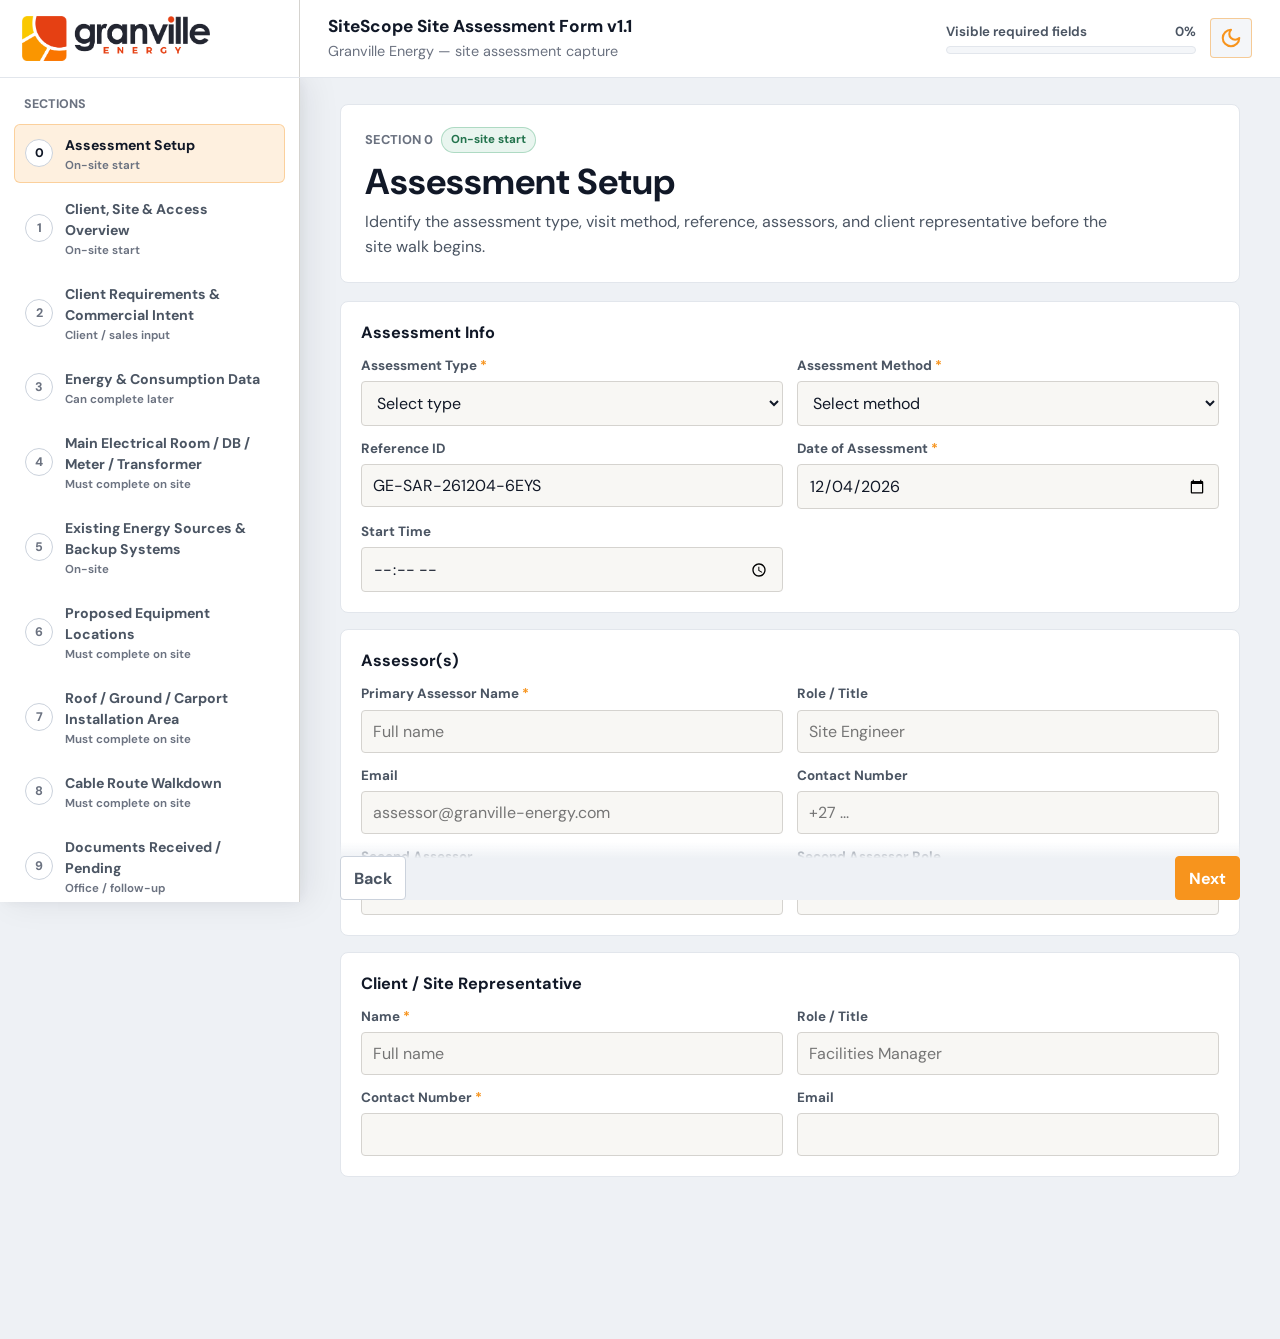
<file: index.html>
<!DOCTYPE html>
<html lang="en" data-theme="light">
<head>
  <meta charset="UTF-8">
  <meta name="viewport" content="width=device-width, initial-scale=1.0">
  <title>Granville Energy — SiteScope Site Assessment</title>
  <link rel="icon" href="img/icon.png" type="image/x-icon">
  <link href="https://fonts.googleapis.com/css2?family=DM+Sans:wght@400;500;600;700&display=swap" rel="stylesheet">
  <link rel="stylesheet" href="./style.css">
</head>
<body>
  <header class="topbar">
    <div class="brand">
      <img id="headerLogo" src="./img/logoblack.png" alt="Granville Energy" width="188" height="40" decoding="async">
    </div>
    <div class="top-actions">
      <div class="title-block">
        <h1>SiteScope Site Assessment Form v1.1</h1>
        <p>Granville Energy — site assessment capture</p>
      </div>
      <div class="topbar-tools">
        <div class="progress-wrap" aria-live="polite">
          <div class="progress-meta">
            <span>Visible required fields</span>
            <span id="progressText">0%</span>
          </div>
          <div class="progress-track"><div class="progress-bar" id="progressBar"></div></div>
        </div>
        <button type="button" class="theme-toggle" id="themeToggle" aria-label="Switch to dark mode">
          <svg class="theme-toggle-icon theme-toggle-moon" xmlns="http://www.w3.org/2000/svg" width="22" height="22" viewBox="0 0 24 24" fill="none" stroke="currentColor" stroke-width="2.25" stroke-linecap="round" stroke-linejoin="round" aria-hidden="true"><path d="M12 3a6 6 0 0 0 9 9 9 9 0 1 1-9-9Z"/></svg>
        </button>
      </div>
    </div>
  </header>

  <div class="app-shell">
    <aside>
      <div class="nav-label">Sections</div>
      <div id="nav"></div>
    </aside>

    <main>
      <form id="siteAssessmentForm" data-submit-endpoint="https://installer.granville-energy.com/api/site-assessments" novalidate>
        <div class="form-stage" id="sections"></div>
        <div class="sticky-actions">
          <button type="button" class="ghost-btn" id="prevBtn">Back</button>
          <button type="button" class="primary-btn" id="nextBtn">Next</button>
        </div>
      </form>
    </main>
  </div>

  <div class="toast" id="toast" role="status" aria-live="polite"></div>
  <div class="boot-error hidden" id="bootError" role="alert"></div>
  <div class="submit-loading hidden" id="submitLoading" role="dialog" aria-modal="true" aria-labelledby="submitLoadingTitle" aria-hidden="true">
    <div class="submit-loading-card">
      <h2 id="submitLoadingTitle">Submitting assessment</h2>
      <p class="submit-loading-message">Uploading form data and photos. Please keep this page open.</p>
      <div class="submit-loading-progress">
        <div class="submit-loading-meta">
          <span>Upload progress</span>
          <span id="submitLoadingText">0%</span>
        </div>
        <div class="progress-track submit-loading-track">
          <div class="progress-bar submit-loading-bar" id="submitLoadingBar"></div>
        </div>
      </div>
    </div>
  </div>
  <div class="submit-success hidden" id="submitSuccess" role="dialog" aria-modal="true" aria-labelledby="submitSuccessTitle">
    <div class="submit-success-card">
      <div class="submit-success-icon" aria-hidden="true">✓</div>
      <h2 id="submitSuccessTitle">Assessment submitted</h2>
      <p id="submitSuccessMessage">Your site assessment was sent to the server successfully.</p>
      <p class="submit-success-meta hidden" id="submitSuccessMeta"></p>
      <button type="button" class="primary-btn" id="submitSuccessDismiss">Done</button>
    </div>
  </div>
  <script src="./form-builder.js?v=1.1.3"></script>
  <script src="./script.js?v=1.1.3"></script>
  <script>
    function showBootError(message) {
      const el = document.getElementById('bootError');
      if (!el) return;
      el.textContent = message;
      el.classList.remove('hidden');
    }

    function bootSiteAssessment() {
      try {
        if (typeof window.renderSiteForm !== 'function') {
          showBootError('Form could not load (form-builder.js). Hard-refresh the page (Ctrl+F5).');
          return;
        }
        window.renderSiteForm();
        if (typeof window.initSiteAssessmentApp === 'function') {
          window.initSiteAssessmentApp();
        }
      } catch (error) {
        console.error(error);
        showBootError('Form failed to start: ' + (error && error.message ? error.message : 'Unknown error'));
      }
    }

    if (document.readyState === 'loading') {
      document.addEventListener('DOMContentLoaded', bootSiteAssessment);
    } else {
      bootSiteAssessment();
    }
  </script>
</body>
</html>
</file>
<file: style.css>
﻿:root {
  --accent: #f7941d;
  --accent-soft: rgba(247, 148, 29, 0.14);
  --page-bg: #eef1f5;
  --surface: #ffffff;
  --surface-muted: #f4f6f9;
  --form-bg: #f8f7f4;
  --border: #e2e6ec;
  --border-strong: #cbd2dc;
  --input-border: #d5d3cf;
  --text: #111827;
  --text-2: #4b5563;
  --muted: #6b7280;
  --success: #4caf7d;
  --danger: #e05252;
  --warning: #c47a12;
  --sidebar-w: 300px;
  --section-w: 900px;
}

* { box-sizing: border-box; }
html { scroll-behavior: smooth; }
body {
  margin: 0;
  min-height: 100vh;
  color: var(--text);
  background: var(--page-bg);
  font-family: "DM Sans", Inter, Arial, sans-serif;
  letter-spacing: 0;
}

button, input, select, textarea {
  font: inherit;
}

.topbar {
  position: sticky;
  top: 0;
  z-index: 30;
  display: grid;
  grid-template-columns: var(--sidebar-w) minmax(0, 1fr);
  min-height: 76px;
  background: var(--surface);
  border-bottom: 1px solid var(--border);
}

.brand {
  display: flex;
  align-items: center;
  padding: 16px 22px;
  border-right: 1px solid var(--input-border);
  background: #fff;
}

.brand img {
  display: block;
  width: 188px;
  max-width: 100%;
  height: auto;
}

.top-actions {
  display: flex;
  align-items: center;
  justify-content: space-between;
  gap: 18px;
  padding: 14px 28px;
}

.title-block h1 {
  margin: 0;
  font-size: 1.08rem;
  font-weight: 760;
  line-height: 1.2;
}

.title-block p {
  margin: 5px 0 0;
  color: var(--muted);
  font-size: 0.9rem;
}

.progress-wrap {
  min-width: 250px;
  max-width: 420px;
  flex: 1;
}

.progress-meta {
  display: flex;
  justify-content: space-between;
  gap: 12px;
  margin-bottom: 6px;
  color: var(--text-2);
  font-size: 0.83rem;
  font-weight: 650;
}

.progress-track {
  height: 8px;
  background: var(--surface-muted);
  border: 1px solid var(--border);
  border-radius: 999px;
  overflow: hidden;
}

.progress-bar {
  width: 0;
  height: 100%;
  background: var(--accent);
  transition: width 160ms ease;
}

.app-shell {
  display: grid;
  grid-template-columns: var(--sidebar-w) minmax(0, 1fr);
  min-height: calc(100vh - 76px);
}

aside {
  position: sticky;
  top: 76px;
  height: calc(100vh - 76px);
  overflow: auto;
  background: var(--surface);
  border-right: 1px solid var(--input-border);
  box-shadow: 8px 0 32px rgba(17, 24, 39, 0.08), 2px 0 12px rgba(17, 24, 39, 0.05);
  padding: 18px 14px 24px;
}

.nav-label {
  padding: 0 10px 12px;
  color: var(--muted);
  font-size: 0.78rem;
  font-weight: 760;
  text-transform: uppercase;
}

.step-link {
  width: 100%;
  display: grid;
  grid-template-columns: 30px minmax(0, 1fr);
  gap: 10px;
  align-items: center;
  min-height: 50px;
  margin: 0 0 5px;
  padding: 9px 10px;
  border: 1px solid transparent;
  border-radius: 6px;
  background: transparent;
  color: var(--text-2);
  text-align: left;
  cursor: pointer;
}

.step-link:hover,
.step-link.active {
  background: var(--accent-soft);
  border-color: rgba(247, 148, 29, 0.34);
  color: var(--text);
}

.step-num {
  display: inline-grid;
  place-items: center;
  width: 28px;
  height: 28px;
  border-radius: 999px;
  border: 1px solid var(--border-strong);
  background: #fff;
  color: var(--muted);
  font-size: 0.78rem;
  font-weight: 760;
}

.step-link.active .step-num {
  color: var(--text);
}

.step-title {
  font-size: 0.88rem;
  font-weight: 730;
  line-height: 1.25;
}

.step-tag {
  display: block;
  margin-top: 3px;
  color: var(--muted);
  font-size: 0.72rem;
  font-weight: 650;
}

main {
  padding: 26px 28px 80px;
}

.form-stage {
  max-width: var(--section-w);
  margin: 0 auto;
}

.section {
  display: none;
  animation: fade 140ms ease;
}

.section.active { display: block; }

@keyframes fade {
  from { opacity: 0; transform: translateY(4px); }
  to { opacity: 1; transform: translateY(0); }
}

.section-head {
  margin-bottom: 18px;
  padding: 22px 24px;
  background: var(--surface);
  border: 1px solid var(--border);
  border-radius: 8px;
}

.section-kicker {
  display: flex;
  flex-wrap: wrap;
  gap: 8px;
  align-items: center;
  margin-bottom: 10px;
  color: var(--muted);
  font-size: 0.8rem;
  font-weight: 760;
  text-transform: uppercase;
}

.section h2 {
  margin: 0;
  font-size: clamp(1.55rem, 4vw, 2.25rem);
  line-height: 1.05;
  letter-spacing: 0;
}

.section-head p {
  max-width: 68ch;
  margin: 10px 0 0;
  color: var(--text-2);
  line-height: 1.55;
}

.tag {
  display: inline-flex;
  align-items: center;
  width: fit-content;
  min-height: 26px;
  padding: 4px 9px;
  border: 1px solid var(--border-strong);
  border-radius: 999px;
  background: var(--surface-muted);
  color: var(--text-2);
  font-size: 0.72rem;
  font-weight: 760;
  text-transform: none;
  white-space: nowrap;
}

.tag.site { border-color: rgba(76, 175, 125, 0.38); background: rgba(76, 175, 125, 0.12); color: #23734d; }
.tag.later { border-color: rgba(17, 24, 39, 0.14); background: #fff; color: var(--muted); }
.tag.client { border-color: rgba(247, 148, 29, 0.38); background: var(--accent-soft); color: #8a4d07; }
.tag.risk { border-color: rgba(224, 82, 82, 0.32); background: rgba(224, 82, 82, 0.1); color: #9f3030; }

.subsection {
  margin-bottom: 16px;
  padding: 20px;
  background: var(--surface);
  border: 1px solid var(--border);
  border-radius: 8px;
}

.subsection h3 {
  margin: 0 0 14px;
  font-size: 1.02rem;
}

.subsection > p {
  margin: -5px 0 14px;
  color: var(--muted);
  line-height: 1.5;
  font-size: 0.92rem;
}

.field-grid {
  display: grid;
  grid-template-columns: repeat(2, minmax(0, 1fr));
  gap: 14px;
}

.field-grid.three {
  grid-template-columns: repeat(3, minmax(0, 1fr));
}

.field {
  min-width: 0;
}

.field.full { grid-column: 1 / -1; }

label {
  display: block;
  margin: 0 0 6px;
  color: var(--text-2);
  font-size: 0.84rem;
  font-weight: 720;
  line-height: 1.35;
}

.required {
  color: var(--accent);
  font-weight: 800;
}

input,
select,
textarea {
  width: 100%;
  min-height: 42px;
  padding: 10px 11px;
  border: 1px solid var(--input-border);
  border-radius: 4px;
  background: var(--form-bg);
  color: var(--text);
  outline: none;
}

textarea {
  min-height: 96px;
  resize: vertical;
  line-height: 1.45;
}

input:focus,
select:focus,
textarea:focus {
  border-color: var(--accent);
  box-shadow: 0 0 0 3px var(--accent-soft);
}

.choice-row {
  display: flex;
  flex-wrap: wrap;
  gap: 10px;
  margin-top: 2px;
}

.choice {
  display: inline-flex;
  align-items: center;
  gap: 8px;
  min-height: 42px;
  padding: 8px 10px;
  border: 1px solid var(--input-border);
  border-radius: 4px;
  background: var(--form-bg);
  color: var(--text-2);
  font-size: 0.86rem;
  font-weight: 650;
  cursor: pointer;
}

.choice input {
  width: 16px;
  min-height: 16px;
  accent-color: var(--accent);
}

.notice {
  margin: 0 0 16px;
  padding: 12px 14px;
  border: 1px solid rgba(247, 148, 29, 0.38);
  border-radius: 6px;
  background: var(--accent-soft);
  color: #764306;
  line-height: 1.45;
  font-size: 0.9rem;
}

.notice.danger {
  border-color: rgba(224, 82, 82, 0.28);
  background: rgba(224, 82, 82, 0.09);
  color: #8b2a2a;
}

.repeatable {
  display: grid;
  gap: 12px;
}

.repeat-item {
  padding: 14px;
  border: 1px solid var(--border);
  border-radius: 6px;
  background: #fff;
}

.repeat-head {
  display: flex;
  justify-content: space-between;
  gap: 12px;
  align-items: center;
  margin-bottom: 12px;
}

.repeat-head strong { font-size: 0.9rem; }

.mini-btn,
.ghost-btn,
.primary-btn {
  display: inline-flex;
  align-items: center;
  justify-content: center;
  gap: 7px;
  min-height: 38px;
  padding: 9px 13px;
  border-radius: 4px;
  border: 1px solid rgba(247, 148, 29, 0.45);
  background: var(--surface-muted);
  color: var(--accent);
  font-weight: 760;
  cursor: pointer;
}

.primary-btn {
  min-height: 44px;
  border-color: var(--accent);
  background: var(--accent);
  color: #fff;
}

.ghost-btn {
  color: var(--text-2);
  border-color: var(--border-strong);
  background: #fff;
}

.mini-btn {
  min-height: 32px;
  padding: 7px 10px;
  font-size: 0.8rem;
}

.photo-grid {
  display: grid;
  grid-template-columns: repeat(2, minmax(0, 1fr));
  gap: 12px;
}

.photo-slot {
  position: relative;
  display: grid;
  gap: 8px;
  min-height: 124px;
  padding: 13px;
  border: 1px dashed var(--border-strong);
  border-radius: 6px;
  background: #fff;
}

.photo-slot strong {
  font-size: 0.9rem;
  line-height: 1.25;
}

.photo-slot span {
  color: var(--muted);
  font-size: 0.78rem;
  line-height: 1.35;
}

.photo-slot input {
  min-height: 38px;
  padding: 7px;
  background: var(--surface-muted);
}

.photo-slot.complete {
  border-style: solid;
  border-color: rgba(76, 175, 125, 0.52);
  background: rgba(76, 175, 125, 0.08);
}

.doc-table,
.summary-table {
  width: 100%;
  border-collapse: collapse;
  overflow: hidden;
  border: 1px solid var(--border);
  border-radius: 6px;
  background: #fff;
  font-size: 0.88rem;
}

.doc-table th,
.doc-table td,
.summary-table th,
.summary-table td {
  padding: 10px;
  border-bottom: 1px solid var(--border);
  text-align: left;
  vertical-align: top;
}

.doc-table th,
.summary-table th {
  background: var(--surface-muted);
  color: var(--text-2);
  font-size: 0.78rem;
  text-transform: uppercase;
}

.doc-table tr:last-child td,
.summary-table tr:last-child td { border-bottom: 0; }

.doc-table select,
.doc-table input {
  min-height: 36px;
  padding: 7px 8px;
}

.sticky-actions {
  position: sticky;
  bottom: 0;
  z-index: 20;
  display: flex;
  justify-content: space-between;
  gap: 12px;
  max-width: var(--section-w);
  margin: 24px auto 0;
  padding: 14px 0 0;
  background: linear-gradient(to top, var(--page-bg) 72%, rgba(238, 241, 245, 0));
}

.hidden { display: none !important; }

.boot-error {
  position: fixed;
  top: 88px;
  left: 50%;
  transform: translateX(-50%);
  z-index: 1000;
  max-width: min(560px, calc(100vw - 32px));
  padding: 14px 18px;
  border: 1px solid rgba(224, 82, 82, 0.45);
  border-radius: 8px;
  background: #fff5f5;
  color: #8b2a2a;
  font-size: 0.92rem;
  line-height: 1.45;
  box-shadow: 0 12px 32px rgba(17, 24, 39, 0.14);
}

.validation-list {
  display: grid;
  gap: 8px;
  margin: 0;
  padding: 0;
  list-style: none;
}

.validation-list li {
  padding: 0;
  border: 0;
  background: transparent;
  color: var(--text-2);
}

.warning-item {
  margin-bottom: 8px;
}

.warning-go {
  display: block;
  width: 100%;
  padding: 10px 12px;
  border: 1px solid rgba(224, 82, 82, 0.35);
  border-radius: 6px;
  background: rgba(224, 82, 82, 0.08);
  color: var(--text);
  text-align: left;
  cursor: pointer;
  font: inherit;
}

.warning-go strong {
  display: block;
  font-size: 0.9rem;
  margin-bottom: 4px;
  color: #9f3030;
}

.warning-go span {
  display: block;
  font-size: 0.8rem;
  color: var(--muted);
  line-height: 1.35;
}

.warning-go:hover {
  border-color: var(--accent);
  background: var(--accent-soft);
}

.warning-advisory {
  padding: 9px 10px;
  border: 1px solid rgba(247, 148, 29, 0.38);
  border-radius: 4px;
  background: var(--accent-soft);
  color: #764306;
  line-height: 1.45;
  font-size: 0.88rem;
}

.warning-ok {
  padding: 9px 10px;
  border: 1px solid rgba(76, 175, 125, 0.38);
  border-radius: 4px;
  background: rgba(76, 175, 125, 0.1);
  color: #23734d;
  font-size: 0.88rem;
}

.field-invalid {
  border-radius: 6px;
  outline: 2px solid rgba(224, 82, 82, 0.55);
  outline-offset: 2px;
  animation: field-pulse 1.2s ease 2;
}

.photo-slot-invalid {
  border-color: rgba(224, 82, 82, 0.75) !important;
  background: rgba(224, 82, 82, 0.08) !important;
  animation: field-pulse 1.2s ease 2;
}

@keyframes field-pulse {
  0%, 100% { outline-color: rgba(224, 82, 82, 0.55); }
  50% { outline-color: rgba(247, 148, 29, 0.85); }
}

@media (max-width: 980px) {
  :root { --sidebar-w: 1fr; }
  .topbar,
  .app-shell {
    display: block;
  }
  .brand {
    border-right: 0;
    border-bottom: 1px solid var(--border);
  }
  .top-actions {
    align-items: stretch;
    flex-direction: column;
  }
  aside {
    position: relative;
    top: auto;
    height: auto;
    max-height: 280px;
  }
  main {
    padding: 20px 14px 70px;
  }
  .field-grid,
  .field-grid.three,
  .photo-grid {
    grid-template-columns: 1fr;
  }
  .sticky-actions {
    padding-left: 0;
    padding-right: 0;
  }
  .doc-table {
    min-width: 760px;
  }
  .table-scroll {
    overflow-x: auto;
  }
}

.topbar-tools {
  display: flex;
  align-items: center;
  gap: 14px;
  flex-shrink: 0;
}

.theme-toggle {
  display: inline-flex;
  align-items: center;
  justify-content: center;
  background: var(--surface-muted);
  border: 1px solid rgba(247, 148, 29, 0.45);
  border-radius: 4px;
  padding: 8px;
  min-width: 42px;
  min-height: 36px;
  color: var(--accent);
  cursor: pointer;
}

.theme-toggle .theme-toggle-icon {
  width: 22px;
  height: 22px;
  display: block;
}

.theme-toggle .theme-toggle-icon path,
.theme-toggle .theme-toggle-icon circle {
  fill: none;
  stroke: currentColor;
  stroke-width: 2.25px;
}

.toast {
  position: fixed;
  bottom: 24px;
  right: 24px;
  background: var(--surface);
  border: 1px solid var(--accent);
  border-radius: 6px;
  padding: 12px 20px;
  font-size: 0.88rem;
  color: var(--accent);
  opacity: 0;
  transform: translateY(10px);
  transition: opacity 0.3s, transform 0.3s;
  pointer-events: none;
  z-index: 999;
  box-shadow: 0 8px 24px rgba(17, 24, 39, 0.12);
}

.toast.show {
  opacity: 1;
  transform: translateY(0);
  pointer-events: auto;
}

.toast.toast-success {
  border-color: rgba(76, 175, 125, 0.65);
  background: rgba(76, 175, 125, 0.12);
  color: #23734d;
  font-weight: 650;
}

.toast.toast-error {
  border-color: rgba(224, 82, 82, 0.55);
  background: rgba(224, 82, 82, 0.1);
  color: #9f3030;
  font-weight: 650;
}

.submit-loading {
  position: fixed;
  inset: 0;
  z-index: 1999;
  display: grid;
  place-items: center;
  padding: 24px;
  background: rgba(17, 24, 39, 0.5);
  backdrop-filter: blur(3px);
}

.submit-loading-card {
  width: min(440px, 100%);
  padding: 26px 24px 22px;
  border-radius: 10px;
  border: 1px solid var(--border);
  background: var(--surface);
  box-shadow: 0 20px 48px rgba(17, 24, 39, 0.22);
}

.submit-loading-card h2 {
  margin: 0 0 8px;
  font-size: 1.2rem;
  color: var(--text);
}

.submit-loading-message {
  margin: 0 0 18px;
  color: var(--text-2);
  font-size: 0.92rem;
  line-height: 1.45;
}

.submit-loading-meta {
  display: flex;
  justify-content: space-between;
  gap: 12px;
  margin-bottom: 8px;
  color: var(--text-2);
  font-size: 0.83rem;
  font-weight: 650;
}

.submit-loading-track {
  height: 10px;
}

.submit-loading-bar {
  width: 0;
  transition: width 180ms ease;
  background: linear-gradient(90deg, var(--accent) 0%, #ffb347 100%);
}

.submit-success {
  position: fixed;
  inset: 0;
  z-index: 2000;
  display: grid;
  place-items: center;
  padding: 24px;
  background: rgba(17, 24, 39, 0.45);
  backdrop-filter: blur(3px);
}

.submit-success-card {
  width: min(480px, 100%);
  padding: 28px 26px 24px;
  border-radius: 10px;
  border: 1px solid rgba(76, 175, 125, 0.45);
  background: var(--surface);
  text-align: center;
  box-shadow: 0 20px 48px rgba(17, 24, 39, 0.22);
  animation: success-pop 220ms ease;
}

@keyframes success-pop {
  from { opacity: 0; transform: scale(0.96) translateY(8px); }
  to { opacity: 1; transform: scale(1) translateY(0); }
}

.submit-success-icon {
  display: inline-grid;
  place-items: center;
  width: 56px;
  height: 56px;
  margin: 0 auto 14px;
  border-radius: 999px;
  background: rgba(76, 175, 125, 0.15);
  border: 2px solid var(--success);
  color: var(--success);
  font-size: 1.75rem;
  font-weight: 800;
  line-height: 1;
}

.submit-success-card h2 {
  margin: 0 0 10px;
  font-size: 1.35rem;
  color: var(--text);
}

.submit-success-card p {
  margin: 0 0 8px;
  color: var(--text-2);
  line-height: 1.5;
  font-size: 0.95rem;
}

.submit-success-meta {
  margin-bottom: 18px !important;
  font-size: 0.88rem;
  color: var(--muted);
}

.submit-success-card .primary-btn {
  width: 100%;
  margin-top: 8px;
}

#submitBtn:disabled {
  opacity: 0.72;
  cursor: wait;
}

[data-theme="dark"] {
  --page-bg: #0a0a0a;
  --form-bg: #0f0f0f;
  --input-border: #4a4a4a;
  --surface: #1a1a1a;
  --surface-muted: #2a2a2a;
  --border: #3a3a3a;
  --border-strong: #4a4a4a;
  --text: #f5f2ed;
  --text-2: #a8aeb8;
  --muted: #9ca3af;
  --accent-soft: rgba(247, 148, 29, 0.18);
}

[data-theme="dark"] .brand,
[data-theme="dark"] .repeat-item,
[data-theme="dark"] .photo-slot,
[data-theme="dark"] .validation-list li,
[data-theme="dark"] .doc-table,
[data-theme="dark"] .summary-table {
  background: var(--surface);
}

[data-theme="dark"] .ghost-btn {
  background: var(--surface-muted);
  color: var(--text-2);
}

[data-theme="dark"] .tag.later {
  background: var(--surface-muted);
}

[data-theme="dark"] .sticky-actions {
  background: linear-gradient(to top, var(--page-bg) 72%, rgba(10, 10, 10, 0));
}

::-webkit-scrollbar { width: 6px; }
::-webkit-scrollbar-track { background: var(--page-bg); }
::-webkit-scrollbar-thumb { background: var(--border-strong); border-radius: 3px; }
</file>
